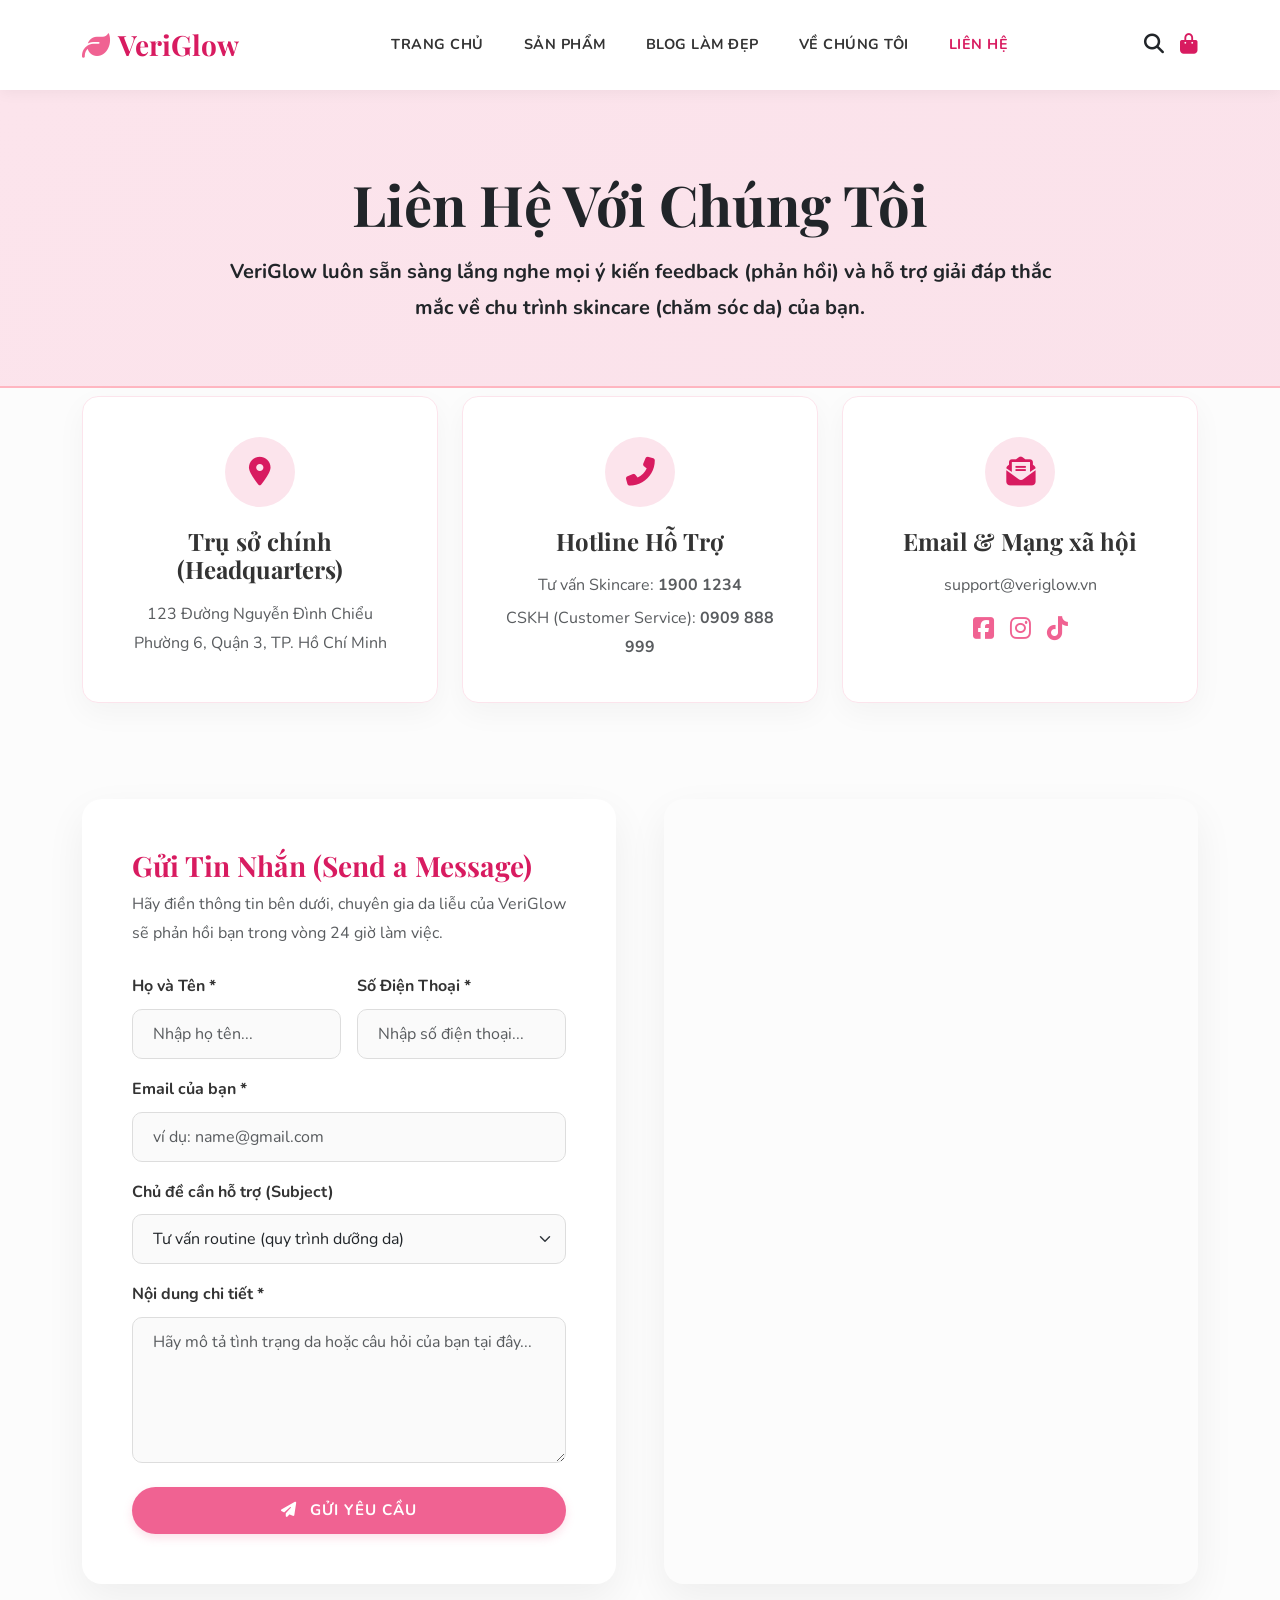
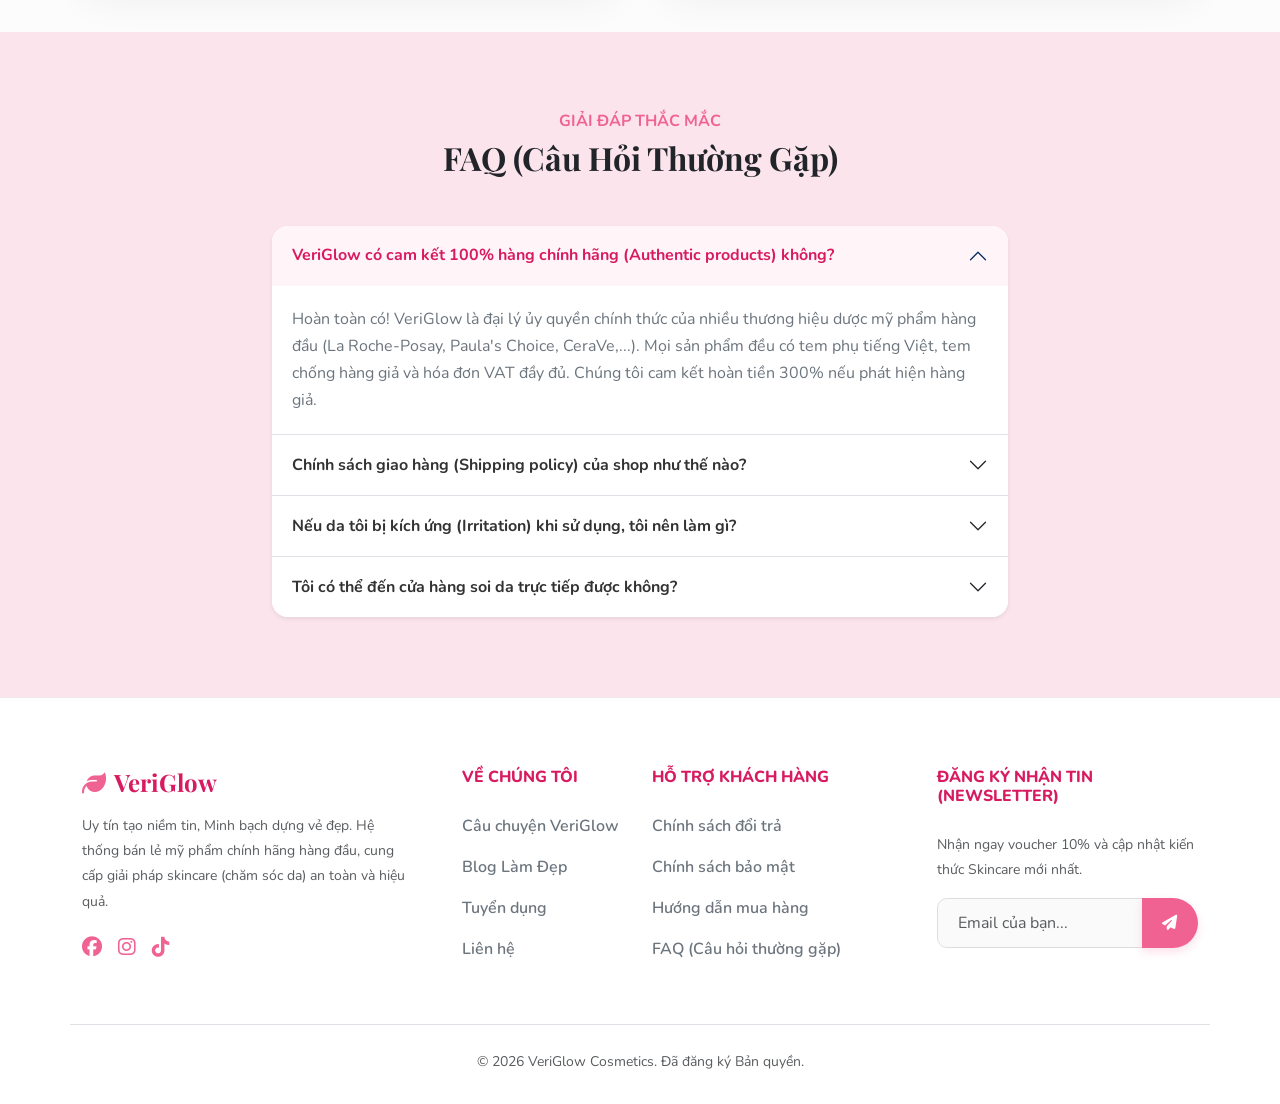
<file: contact.html>
<!-- FILE: contact.html -->
<!DOCTYPE html>
<html lang="vi">
<head>
    <meta charset="UTF-8">
    <meta name="viewport" content="width=device-width, initial-scale=1.0">
    <title>Liên Hệ | VeriGlow Cosmetics</title>

    <!-- Thư viện CSS Bootstrap & FontAwesome -->
    <link href="https://cdn.jsdelivr.net/npm/bootstrap@5.3.2/dist/css/bootstrap.min.css" rel="stylesheet">
    <link rel="stylesheet" href="https://cdnjs.cloudflare.com/ajax/libs/font-awesome/6.4.2/css/all.min.css">
    <link rel="stylesheet" href="https://cdnjs.cloudflare.com/ajax/libs/animate.css/4.1.1/animate.min.css"/>
    
    <!-- Google Fonts -->
    <link rel="preconnect" href="https://fonts.googleapis.com">
    <link rel="preconnect" href="https://fonts.gstatic.com" crossorigin>
    <link href="https://fonts.googleapis.com/css2?family=Nunito:wght@300;400;600;700;800&family=Playfair+Display:wght@500;600;700;800&display=swap" rel="stylesheet">

    <!-- CSS Tùy chỉnh -->
    <style>
        :root {
            --vg-pink-main: #f06292;
            --vg-pink-light: #f8bbd0;
            --vg-pink-lightest: #fce4ec;
            --vg-pink-soft: #ffb6c1;
            --vg-pink-dark: #d81b60;
            --text-main: #333333;
            --text-muted: #6c757d;
        }

        body {
            font-family: 'Nunito', sans-serif;
            background-color: #fcfcfc;
            color: var(--text-main);
            line-height: 1.8;
        }

        .brand-font { font-family: 'Playfair Display', serif; }

        /* Utility */
        .text-pink-main { color: var(--vg-pink-main) !important; }
        .text-pink-dark { color: var(--vg-pink-dark) !important; }
        .bg-pink-lightest { background-color: var(--vg-pink-lightest) !important; }

        /* Button */
        .btn-veriglow {
            background-color: var(--vg-pink-main);
            color: white;
            font-weight: 700;
            padding: 12px 30px;
            border-radius: 30px;
            border: none;
            transition: all 0.3s ease;
            box-shadow: 0 4px 10px rgba(240, 98, 146, 0.2);
            text-transform: uppercase;
            font-size: 0.95rem;
            letter-spacing: 1px;
        }
        .btn-veriglow:hover {
            background-color: var(--vg-pink-dark);
            color: white;
            transform: translateY(-2px);
            box-shadow: 0 6px 15px rgba(216, 27, 96, 0.3);
        }

        /* Navbar */
        .navbar {
            background-color: rgba(255, 255, 255, 0.98);
            box-shadow: 0 2px 15px rgba(0,0,0,0.05);
            padding: 15px 0;
        }
        .nav-link {
            font-weight: 700;
            color: var(--text-main);
            margin: 0 12px;
            text-transform: uppercase;
            font-size: 0.9rem;
            letter-spacing: 0.5px;
            transition: all 0.3s ease;
        }
        .nav-link:hover, .nav-link.active {
            color: var(--vg-pink-dark) !important;
        }

        /* Hero */
        .contact-hero {
            background: linear-gradient(135deg, rgba(252, 228, 236, 1) 0%, rgba(248, 187, 208, 0.4) 100%);
            padding: 80px 0 60px;
            text-align: center;
            border-bottom: 2px solid var(--vg-pink-soft);
        }

        /* Contact Info Cards */
        .info-card {
            background: white;
            padding: 40px 30px;
            border-radius: 16px;
            text-align: center;
            box-shadow: 0 10px 30px rgba(0,0,0,0.04);
            height: 100%;
            transition: transform 0.3s ease;
            border: 1px solid var(--vg-pink-lightest);
        }
        .info-card:hover {
            transform: translateY(-5px);
            border-color: var(--vg-pink-main);
        }
        .info-icon {
            width: 70px;
            height: 70px;
            background: var(--vg-pink-lightest);
            color: var(--vg-pink-dark);
            border-radius: 50%;
            display: inline-flex;
            align-items: center;
            justify-content: center;
            font-size: 1.8rem;
            margin-bottom: 20px;
        }

        /* Form Area */
        .contact-form-wrapper {
            background: white;
            padding: 50px;
            border-radius: 20px;
            box-shadow: 0 15px 40px rgba(0,0,0,0.06);
        }
        .form-control, .form-select {
            padding: 12px 20px;
            border-radius: 10px;
            border: 1px solid #ddd;
            background-color: #fafafa;
        }
        .form-control:focus, .form-select:focus {
            border-color: var(--vg-pink-main);
            box-shadow: 0 0 0 0.25rem rgba(240, 98, 146, 0.25);
            background-color: #fff;
        }
        .form-label {
            font-weight: 700;
            color: var(--text-main);
            margin-bottom: 8px;
        }

        /* Map */
        .map-wrapper {
            border-radius: 20px;
            overflow: hidden;
            box-shadow: 0 15px 40px rgba(0,0,0,0.06);
            height: 100%;
            min-height: 400px;
        }

        /* FAQ Accordion */
        .faq-section {
            padding: 80px 0;
            background-color: var(--vg-pink-lightest);
        }
        .accordion-button {
            font-weight: 700;
            color: var(--text-main);
            padding: 20px;
        }
        .accordion-button:not(.collapsed) {
            color: var(--vg-pink-dark);
            background-color: #fff5f8;
            box-shadow: none;
        }
        .accordion-button:focus {
            box-shadow: none;
            border-color: rgba(0,0,0,.125);
        }
        .accordion-body {
            background-color: #fff;
            color: var(--text-muted);
            line-height: 1.7;
            padding: 20px;
        }

        /* Footer */
        footer {
            background-color: #fff;
            border-top: 1px solid #eaeaea;
            padding: 70px 0 30px;
        }
        .footer-heading {
            font-weight: 800;
            color: var(--vg-pink-dark);
            margin-bottom: 25px;
            text-transform: uppercase;
        }
        .footer-links a {
            color: var(--text-muted);
            text-decoration: none;
            display: block;
            margin-bottom: 12px;
            font-weight: 600;
            transition: color 0.3s ease;
        }
        .footer-links a:hover {
            color: var(--vg-pink-main);
        }
    </style>
</head>
<body>

    <!-- Navbar -->
    <nav class="navbar navbar-expand-lg sticky-top">
        <div class="container">
            <a class="navbar-brand text-pink-dark brand-font fs-3 fw-bold" href="index.html">
                <i class="fas fa-leaf text-pink-main me-2"></i>VeriGlow
            </a>
            <button class="navbar-toggler" type="button" data-bs-toggle="collapse" data-bs-target="#mainNav">
                <span class="navbar-toggler-icon"></span>
            </button>
            <div class="collapse navbar-collapse" id="mainNav">
                <ul class="navbar-nav mx-auto mb-2 mb-lg-0">
                    <li class="nav-item"><a class="nav-link" href="index.html">Trang Chủ</a></li>
                    <li class="nav-item"><a class="nav-link" href="products.html">Sản Phẩm</a></li>
                    <li class="nav-item"><a class="nav-link" href="blog.html">Blog Làm Đẹp</a></li>
                    <li class="nav-item"><a class="nav-link" href="about.html">Về Chúng Tôi</a></li>
                    <li class="nav-item"><a class="nav-link active" href="contact.html">Liên Hệ</a></li>
                </ul>
                <div class="d-flex align-items-center gap-3">
                    <a href="#" class="text-dark fs-5"><i class="fas fa-search"></i></a>
                    <a href="#" class="text-dark fs-5 position-relative">
                        <i class="fas fa-shopping-bag text-pink-dark"></i>
                    </a>
                </div>
            </div>
        </div>
    </nav>

    <!-- Hero -->
    <section class="contact-hero">
        <div class="container">
            <h1 class="display-4 brand-font fw-bold text-dark mb-3 animate__animated animate__fadeInDown">Liên Hệ Với Chúng Tôi</h1>
            <p class="lead text-dark fw-bold mb-0 w-75 mx-auto animate__animated animate__fadeInUp">
                VeriGlow luôn sẵn sàng lắng nghe mọi ý kiến feedback (phản hồi) và hỗ trợ giải đáp thắc mắc về chu trình skincare (chăm sóc da) của bạn.
            </p>
        </div>
    </section>

    <!-- Info Cards -->
    <section class="py-5" style="margin-top: -40px; position: relative; z-index: 10;">
        <div class="container">
            <div class="row g-4">
                <div class="col-lg-4 col-md-6">
                    <div class="info-card">
                        <div class="info-icon"><i class="fas fa-map-marker-alt"></i></div>
                        <h4 class="brand-font fw-bold mb-3">Trụ sở chính (Headquarters)</h4>
                        <p class="text-muted mb-0">123 Đường Nguyễn Đình Chiểu<br>Phường 6, Quận 3, TP. Hồ Chí Minh</p>
                    </div>
                </div>
                <div class="col-lg-4 col-md-6">
                    <div class="info-card">
                        <div class="info-icon"><i class="fas fa-phone-alt"></i></div>
                        <h4 class="brand-font fw-bold mb-3">Hotline Hỗ Trợ</h4>
                        <p class="text-muted mb-1">Tư vấn Skincare: <strong>1900 1234</strong></p>
                        <p class="text-muted mb-0">CSKH (Customer Service): <strong>0909 888 999</strong></p>
                    </div>
                </div>
                <div class="col-lg-4 col-md-6 offset-md-3 offset-lg-0">
                    <div class="info-card">
                        <div class="info-icon"><i class="fas fa-envelope-open-text"></i></div>
                        <h4 class="brand-font fw-bold mb-3">Email & Mạng xã hội</h4>
                        <p class="text-muted mb-2">support@veriglow.vn</p>
                        <div class="d-flex justify-content-center gap-3">
                            <a href="#" class="text-pink-main fs-4"><i class="fab fa-facebook-square"></i></a>
                            <a href="#" class="text-pink-main fs-4"><i class="fab fa-instagram"></i></a>
                            <a href="#" class="text-pink-main fs-4"><i class="fab fa-tiktok"></i></a>
                        </div>
                    </div>
                </div>
            </div>
        </div>
    </section>

    <!-- Form & Map Section -->
    <section class="py-5">
        <div class="container">
            <div class="row g-5 align-items-stretch">
                <!-- Contact Form -->
                <div class="col-lg-6">
                    <div class="contact-form-wrapper">
                        <h3 class="brand-font fw-bold text-pink-dark mb-2">Gửi Tin Nhắn (Send a Message)</h3>
                        <p class="text-muted mb-4">Hãy điền thông tin bên dưới, chuyên gia da liễu của VeriGlow sẽ phản hồi bạn trong vòng 24 giờ làm việc.</p>
                        
                        <form id="contactForm" onsubmit="submitForm(event)">
                            <div class="row g-3">
                                <div class="col-md-6">
                                    <label class="form-label">Họ và Tên *</label>
                                    <input type="text" class="form-control" required placeholder="Nhập họ tên...">
                                </div>
                                <div class="col-md-6">
                                    <label class="form-label">Số Điện Thoại *</label>
                                    <input type="tel" class="form-control" required placeholder="Nhập số điện thoại...">
                                </div>
                                <div class="col-12">
                                    <label class="form-label">Email của bạn *</label>
                                    <input type="email" class="form-control" required placeholder="ví dụ: name@gmail.com">
                                </div>
                                <div class="col-12">
                                    <label class="form-label">Chủ đề cần hỗ trợ (Subject)</label>
                                    <select class="form-select">
                                        <option selected>Tư vấn routine (quy trình dưỡng da)</option>
                                        <option value="1">Hỏi đáp thông tin sản phẩm</option>
                                        <option value="2">Vấn đề giao hàng / Đơn hàng</option>
                                        <option value="3">Góp ý & Phản hồi (Feedback)</option>
                                    </select>
                                </div>
                                <div class="col-12">
                                    <label class="form-label">Nội dung chi tiết *</label>
                                    <textarea class="form-control" rows="5" required placeholder="Hãy mô tả tình trạng da hoặc câu hỏi của bạn tại đây..."></textarea>
                                </div>
                                <div class="col-12 mt-4">
                                    <button type="submit" class="btn btn-veriglow w-100"><i class="fas fa-paper-plane me-2"></i> Gửi Yêu Cầu</button>
                                </div>
                            </div>
                        </form>
                    </div>
                </div>

                <!-- Google Map -->
                <div class="col-lg-6">
                    <div class="map-wrapper">
                        <!-- Nhúng Google Map iframe HCM City center as placeholder -->
                        <iframe 
                            src="https://www.google.com/maps/embed?pb=!1m18!1m12!1m3!1m3!1d3919.4243603417726!2d106.6878233!3d10.7787834!2m3!1f0!2f0!3f0!3m2!1i1024!2i768!4f13.1!3m3!1m2!1s0x31752f30664f3d1b%3A0x6b00b05dc11b8b6!2sDistrict%203%2C%20Ho%20Chi%20Minh%20City%2C%20Vietnam!5e0!3m2!1sen!2s!4v1690000000000!5m2!1sen!2s" 
                            width="100%" height="100%" style="border:0; min-height:400px;" allowfullscreen="" loading="lazy" referrerpolicy="no-referrer-when-downgrade">
                        </iframe>
                    </div>
                </div>
            </div>
        </div>
    </section>

    <!-- FAQ Section -->
    <section class="faq-section">
        <div class="container">
            <div class="text-center mb-5">
                <h6 class="text-pink-main fw-bold text-uppercase mb-2">Giải đáp thắc mắc</h6>
                <h2 class="brand-font fw-bold text-dark">FAQ (Câu Hỏi Thường Gặp)</h2>
            </div>
            
            <div class="row justify-content-center">
                <div class="col-lg-8">
                    <div class="accordion shadow-sm border-0 rounded-4 overflow-hidden" id="accordionFAQ">
                        
                        <!-- FAQ 1 -->
                        <div class="accordion-item border-0 border-bottom">
                            <h2 class="accordion-header">
                                <button class="accordion-button" type="button" data-bs-toggle="collapse" data-bs-target="#faq1">
                                    VeriGlow có cam kết 100% hàng chính hãng (Authentic products) không?
                                </button>
                            </h2>
                            <div id="faq1" class="accordion-collapse collapse show" data-bs-parent="#accordionFAQ">
                                <div class="accordion-body">
                                    Hoàn toàn có! VeriGlow là đại lý ủy quyền chính thức của nhiều thương hiệu dược mỹ phẩm hàng đầu (La Roche-Posay, Paula's Choice, CeraVe,...). Mọi sản phẩm đều có tem phụ tiếng Việt, tem chống hàng giả và hóa đơn VAT đầy đủ. Chúng tôi cam kết hoàn tiền 300% nếu phát hiện hàng giả.
                                </div>
                            </div>
                        </div>
                        
                        <!-- FAQ 2 -->
                        <div class="accordion-item border-0 border-bottom">
                            <h2 class="accordion-header">
                                <button class="accordion-button collapsed" type="button" data-bs-toggle="collapse" data-bs-target="#faq2">
                                    Chính sách giao hàng (Shipping policy) của shop như thế nào?
                                </button>
                            </h2>
                            <div id="faq2" class="accordion-collapse collapse" data-bs-parent="#accordionFAQ">
                                <div class="accordion-body">
                                    Chúng tôi miễn phí giao hàng toàn quốc cho đơn hàng từ 500.000 VNĐ. Thời gian giao hàng nội thành TP.HCM là 24h, và 2-4 ngày đối với các tỉnh thành khác. Bạn luôn được phép đồng kiểm (kiểm tra hàng) trước khi thanh toán.
                                </div>
                            </div>
                        </div>
                        
                        <!-- FAQ 3 -->
                        <div class="accordion-item border-0 border-bottom">
                            <h2 class="accordion-header">
                                <button class="accordion-button collapsed" type="button" data-bs-toggle="collapse" data-bs-target="#faq3">
                                    Nếu da tôi bị kích ứng (Irritation) khi sử dụng, tôi nên làm gì?
                                </button>
                            </h2>
                            <div id="faq3" class="accordion-collapse collapse" data-bs-parent="#accordionFAQ">
                                <div class="accordion-body">
                                    Làn da mỗi người là khác nhau. Nếu bạn có biểu hiện kích ứng, hãy ngưng sử dụng sản phẩm ngay lập tức và liên hệ với đội ngũ CSKH qua hotline hoặc fanpage. Bác sĩ da liễu của chúng tôi sẽ hướng dẫn bạn cách làm dịu da và hỗ trợ chính sách đổi trả (Return policy) linh hoạt nếu nguyên nhân do sản phẩm không tương thích.
                                </div>
                            </div>
                        </div>

                        <!-- FAQ 4 -->
                        <div class="accordion-item border-0">
                            <h2 class="accordion-header">
                                <button class="accordion-button collapsed" type="button" data-bs-toggle="collapse" data-bs-target="#faq4">
                                    Tôi có thể đến cửa hàng soi da trực tiếp được không?
                                </button>
                            </h2>
                            <div id="faq4" class="accordion-collapse collapse" data-bs-parent="#accordionFAQ">
                                <div class="accordion-body">
                                    Rất hoan nghênh! VeriGlow trang bị máy soi da công nghệ cao tại tất cả các showroom phố biến. Bạn có thể đến trực tiếp trải nghiệm dịch vụ phân tích tình trạng da miễn phí và nhận phác đồ chăm sóc cá nhân hóa (personalized routine) từ các chuyên viên.
                                </div>
                            </div>
                        </div>
                        
                    </div>
                </div>
            </div>
        </div>
    </section>

    <!-- Footer -->
    <footer>
        <div class="container">
            <div class="row">
                <div class="col-lg-4 mb-4 mb-lg-0">
                    <h4 class="brand-font text-pink-dark fw-bold mb-3"><i class="fas fa-leaf text-pink-main me-2"></i>VeriGlow</h4>
                    <p class="text-muted small pe-lg-4">Uy tín tạo niềm tin, Minh bạch dựng vẻ đẹp. Hệ thống bán lẻ mỹ phẩm chính hãng hàng đầu, cung cấp giải pháp skincare (chăm sóc da) an toàn và hiệu quả.</p>
                    <div class="d-flex gap-3 mt-3">
                        <a href="#" class="text-pink-main fs-5"><i class="fab fa-facebook"></i></a>
                        <a href="#" class="text-pink-main fs-5"><i class="fab fa-instagram"></i></a>
                        <a href="#" class="text-pink-main fs-5"><i class="fab fa-tiktok"></i></a>
                    </div>
                </div>
                <div class="col-lg-2 col-md-4 mb-4 mb-md-0 footer-links">
                    <h5 class="footer-heading fs-6">Về Chúng Tôi</h5>
                    <a href="about.html">Câu chuyện VeriGlow</a>
                    <a href="blog.html">Blog Làm Đẹp</a>
                    <a href="#">Tuyển dụng</a>
                    <a href="contact.html">Liên hệ</a>
                </div>
                <div class="col-lg-3 col-md-4 mb-4 mb-md-0 footer-links">
                    <h5 class="footer-heading fs-6">Hỗ Trợ Khách Hàng</h5>
                    <a href="#">Chính sách đổi trả</a>
                    <a href="#">Chính sách bảo mật</a>
                    <a href="#">Hướng dẫn mua hàng</a>
                    <a href="#">FAQ (Câu hỏi thường gặp)</a>
                </div>
                <div class="col-lg-3 col-md-4">
                    <h5 class="footer-heading fs-6">Đăng Ký Nhận Tin (Newsletter)</h5>
                    <p class="text-muted small">Nhận ngay voucher 10% và cập nhật kiến thức Skincare mới nhất.</p>
                    <div class="input-group mt-3">
                        <input type="email" class="form-control" placeholder="Email của bạn...">
                        <button class="btn btn-veriglow" style="padding: 10px 20px;" type="button"><i class="fas fa-paper-plane"></i></button>
                    </div>
                </div>
            </div>
            <div class="row mt-5 pt-4 border-top">
                <div class="col-12 text-center text-muted small">
                    <p class="mb-0">&copy; 2026 VeriGlow Cosmetics. Đã đăng ký Bản quyền.</p>
                </div>
            </div>
        </div>
    </footer>

    <!-- Modal Thông báo gửi thành công -->
    <div class="modal fade" id="successModal" tabindex="-1" aria-hidden="true">
        <div class="modal-dialog modal-dialog-centered">
            <div class="modal-content rounded-4 border-0 text-center p-4">
                <div class="modal-body">
                    <i class="fas fa-check-circle text-success" style="font-size: 4rem; margin-bottom: 20px;"></i>
                    <h4 class="brand-font fw-bold text-dark">Gửi thành công!</h4>
                    <p class="text-muted">Cảm ơn bạn đã liên hệ. Đội ngũ VeriGlow sẽ phản hồi bạn (feedback) trong thời gian sớm nhất.</p>
                    <button type="button" class="btn btn-veriglow mt-3 px-4" data-bs-dismiss="modal">Đóng</button>
                </div>
            </div>
        </div>
    </div>

    <!-- Thư viện JS -->
    <script src="https://cdn.jsdelivr.net/npm/bootstrap@5.3.2/dist/js/bootstrap.bundle.min.js"></script>
    <script>
        function submitForm(event) {
            event.preventDefault(); // Ngăn form reload lại trang
            
            // Xử lý gửi API thực tế ở đây (nếu có)
            
            // Hiển thị modal thông báo thành công
            var myModal = new bootstrap.Modal(document.getElementById('successModal'));
            myModal.show();
            
            // Reset form
            document.getElementById('contactForm').reset();
        }
    </script>
</body>
</html>
</file>
